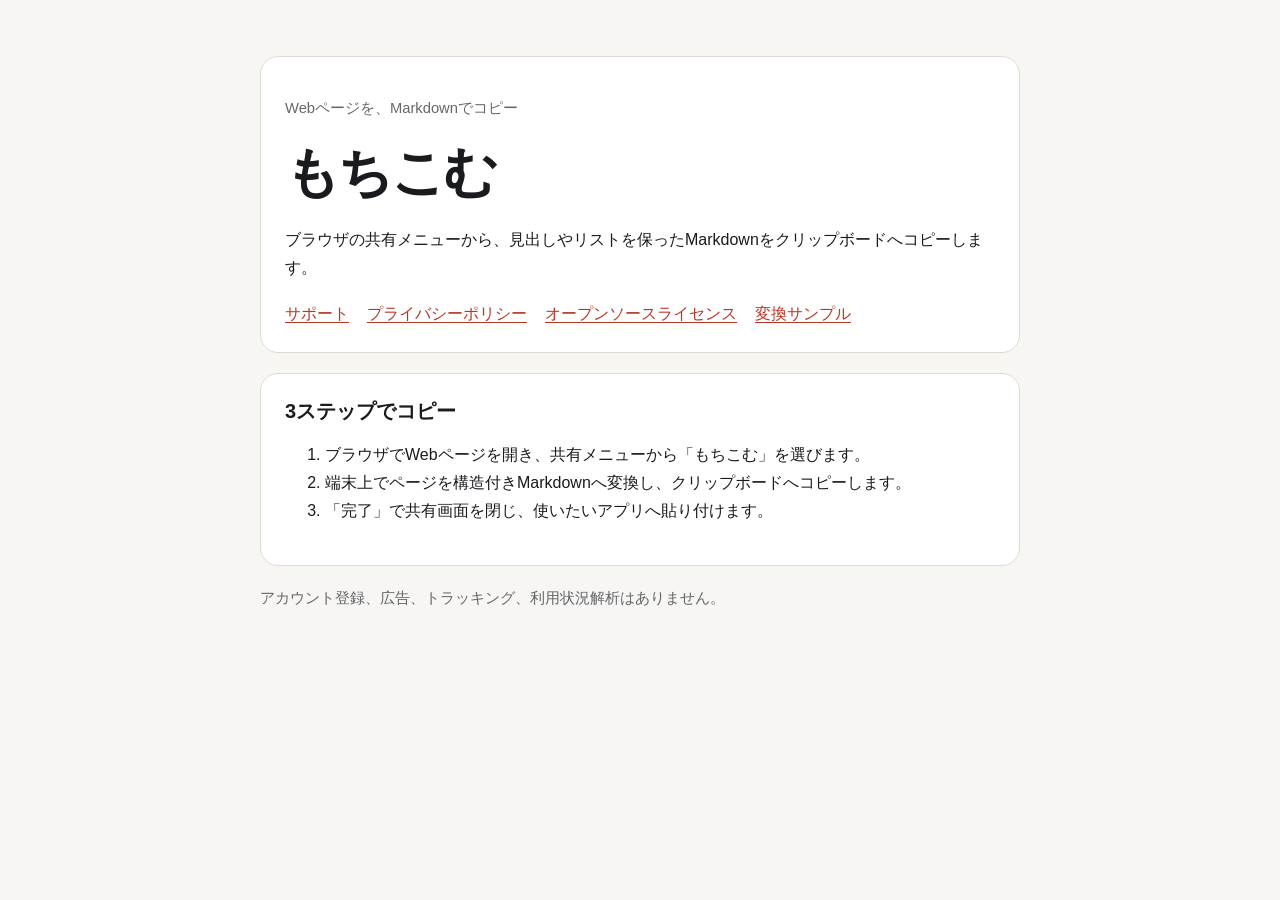
<file: index.html>
<!doctype html>
<html lang="ja">
  <head>
    <meta charset="utf-8">
    <meta name="viewport" content="width=device-width, initial-scale=1">
    <meta name="description" content="もちこむの公式サポートとプライバシー情報">
    <title>もちこむ</title>
    <link rel="stylesheet" href="styles.css">
  </head>
  <body>
    <main>
      <header>
        <p class="eyebrow">Webページを、Markdownでコピー</p>
        <h1>もちこむ</h1>
        <p>ブラウザの共有メニューから、見出しやリストを保ったMarkdownをクリップボードへコピーします。</p>
        <nav aria-label="サイト内リンク">
          <a href="support.html">サポート</a>
          <a href="privacy-policy.html">プライバシーポリシー</a>
          <a href="licenses.html">オープンソースライセンス</a>
          <a href="review-sample.html">変換サンプル</a>
        </nav>
      </header>

      <section>
        <h2>3ステップでコピー</h2>
        <ol>
          <li>ブラウザでWebページを開き、共有メニューから「もちこむ」を選びます。</li>
          <li>端末上でページを構造付きMarkdownへ変換し、クリップボードへコピーします。</li>
          <li>「完了」で共有画面を閉じ、使いたいアプリへ貼り付けます。</li>
        </ol>
      </section>

      <p class="note">アカウント登録、広告、トラッキング、利用状況解析はありません。</p>
    </main>
  </body>
</html>
</file>
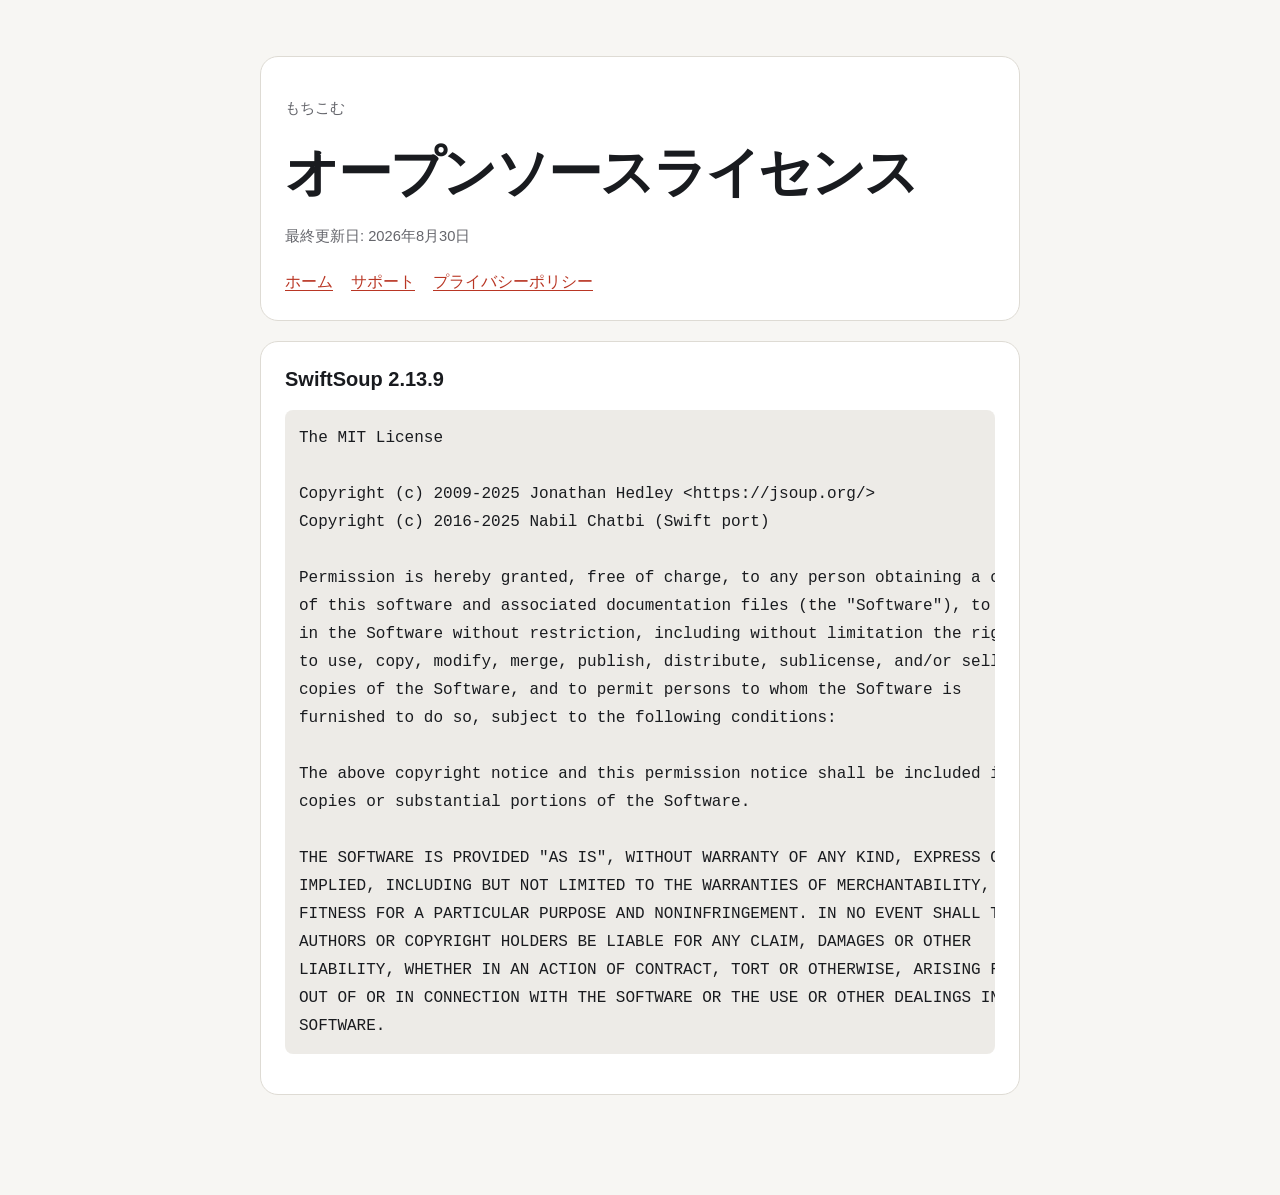
<file: licenses.html>
<!doctype html>
<html lang="ja">
  <head>
    <meta charset="utf-8">
    <meta name="viewport" content="width=device-width, initial-scale=1">
    <meta name="description" content="もちこむで使用しているオープンソースソフトウェアのライセンス">
    <title>オープンソースライセンス | もちこむ</title>
    <link rel="stylesheet" href="styles.css">
  </head>
  <body>
    <main>
      <header>
        <p class="eyebrow">もちこむ</p>
        <h1>オープンソースライセンス</h1>
        <p class="updated">最終更新日: 2026年8月30日</p>
        <nav aria-label="サイト内リンク">
          <a href="index.html">ホーム</a>
          <a href="support.html">サポート</a>
          <a href="privacy-policy.html">プライバシーポリシー</a>
        </nav>
      </header>

      <section>
        <h2>SwiftSoup 2.13.9</h2>
        <pre>The MIT License

Copyright (c) 2009-2025 Jonathan Hedley &lt;https://jsoup.org/&gt;
Copyright (c) 2016-2025 Nabil Chatbi (Swift port)

Permission is hereby granted, free of charge, to any person obtaining a copy
of this software and associated documentation files (the "Software"), to deal
in the Software without restriction, including without limitation the rights
to use, copy, modify, merge, publish, distribute, sublicense, and/or sell
copies of the Software, and to permit persons to whom the Software is
furnished to do so, subject to the following conditions:

The above copyright notice and this permission notice shall be included in all
copies or substantial portions of the Software.

THE SOFTWARE IS PROVIDED "AS IS", WITHOUT WARRANTY OF ANY KIND, EXPRESS OR
IMPLIED, INCLUDING BUT NOT LIMITED TO THE WARRANTIES OF MERCHANTABILITY,
FITNESS FOR A PARTICULAR PURPOSE AND NONINFRINGEMENT. IN NO EVENT SHALL THE
AUTHORS OR COPYRIGHT HOLDERS BE LIABLE FOR ANY CLAIM, DAMAGES OR OTHER
LIABILITY, WHETHER IN AN ACTION OF CONTRACT, TORT OR OTHERWISE, ARISING FROM,
OUT OF OR IN CONNECTION WITH THE SOFTWARE OR THE USE OR OTHER DEALINGS IN THE
SOFTWARE.</pre>
      </section>
    </main>
  </body>
</html>
</file>
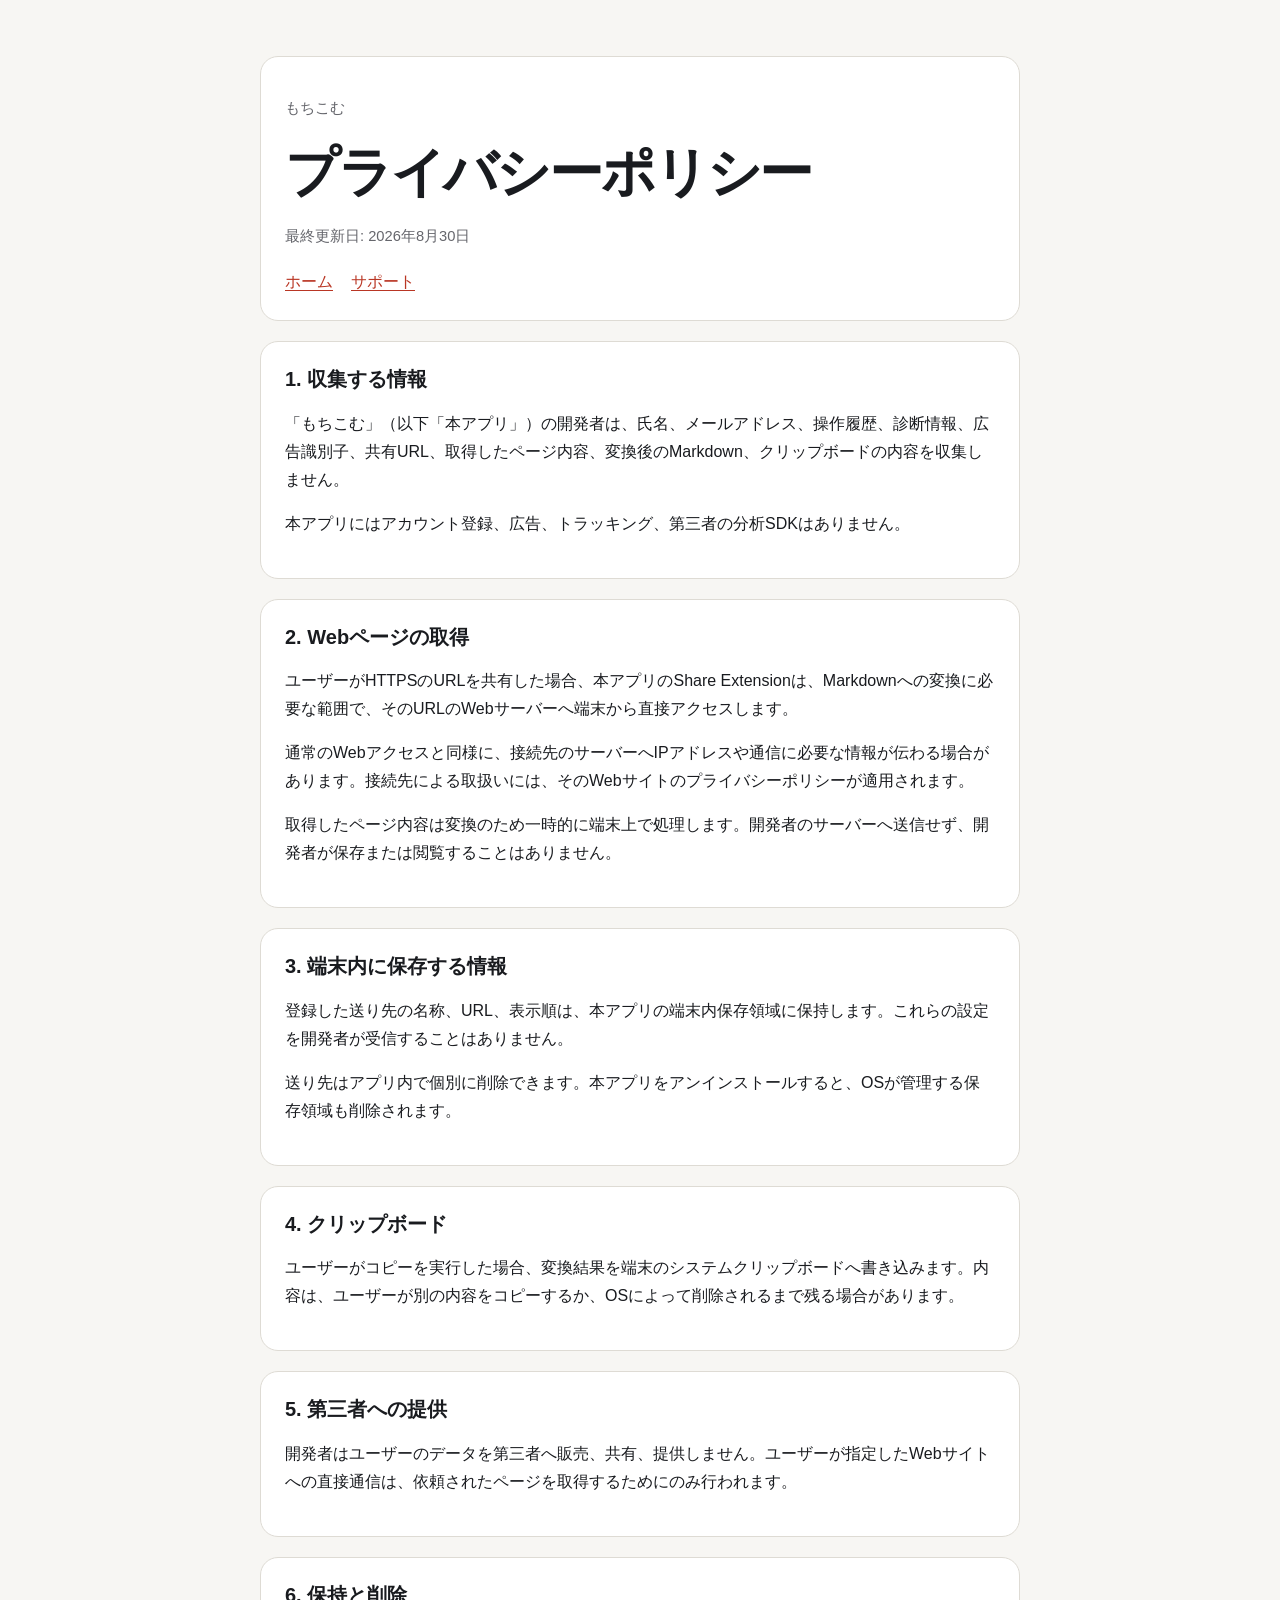
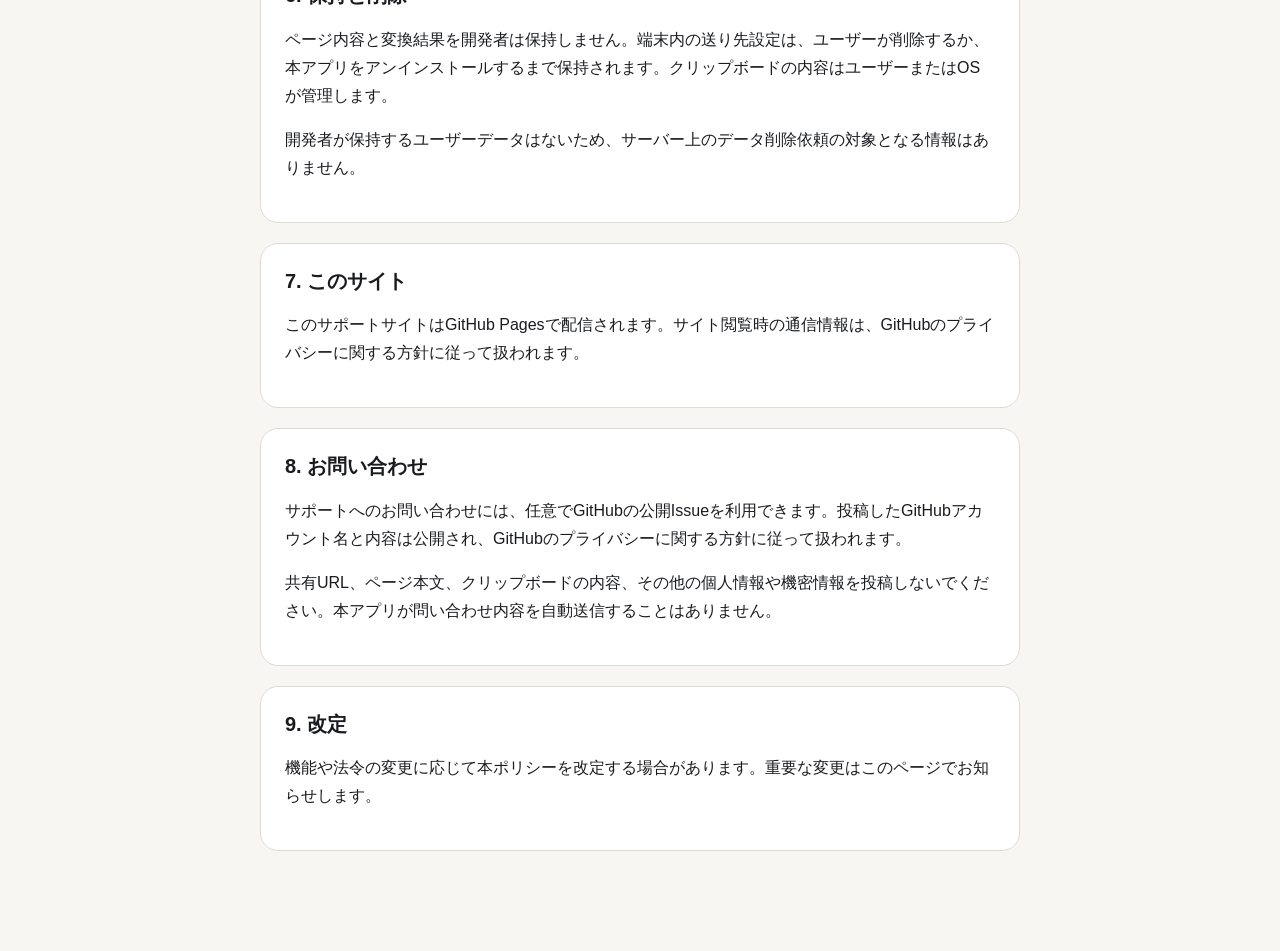
<file: privacy-policy.html>
<!doctype html>
<html lang="ja">
  <head>
    <meta charset="utf-8">
    <meta name="viewport" content="width=device-width, initial-scale=1">
    <meta name="description" content="もちこむのプライバシーポリシー">
    <title>プライバシーポリシー | もちこむ</title>
    <link rel="stylesheet" href="styles.css">
  </head>
  <body>
    <main>
      <header>
        <p class="eyebrow">もちこむ</p>
        <h1>プライバシーポリシー</h1>
        <p class="updated">最終更新日: 2026年8月30日</p>
        <nav aria-label="サイト内リンク">
          <a href="index.html">ホーム</a>
          <a href="support.html">サポート</a>
        </nav>
      </header>

      <section>
        <h2>1. 収集する情報</h2>
        <p>「もちこむ」（以下「本アプリ」）の開発者は、氏名、メールアドレス、操作履歴、診断情報、広告識別子、共有URL、取得したページ内容、変換後のMarkdown、クリップボードの内容を収集しません。</p>
        <p>本アプリにはアカウント登録、広告、トラッキング、第三者の分析SDKはありません。</p>
      </section>

      <section>
        <h2>2. Webページの取得</h2>
        <p>ユーザーがHTTPSのURLを共有した場合、本アプリのShare Extensionは、Markdownへの変換に必要な範囲で、そのURLのWebサーバーへ端末から直接アクセスします。</p>
        <p>通常のWebアクセスと同様に、接続先のサーバーへIPアドレスや通信に必要な情報が伝わる場合があります。接続先による取扱いには、そのWebサイトのプライバシーポリシーが適用されます。</p>
        <p>取得したページ内容は変換のため一時的に端末上で処理します。開発者のサーバーへ送信せず、開発者が保存または閲覧することはありません。</p>
      </section>

      <section>
        <h2>3. 端末内に保存する情報</h2>
        <p>登録した送り先の名称、URL、表示順は、本アプリの端末内保存領域に保持します。これらの設定を開発者が受信することはありません。</p>
        <p>送り先はアプリ内で個別に削除できます。本アプリをアンインストールすると、OSが管理する保存領域も削除されます。</p>
      </section>

      <section>
        <h2>4. クリップボード</h2>
        <p>ユーザーがコピーを実行した場合、変換結果を端末のシステムクリップボードへ書き込みます。内容は、ユーザーが別の内容をコピーするか、OSによって削除されるまで残る場合があります。</p>
      </section>

      <section>
        <h2>5. 第三者への提供</h2>
        <p>開発者はユーザーのデータを第三者へ販売、共有、提供しません。ユーザーが指定したWebサイトへの直接通信は、依頼されたページを取得するためにのみ行われます。</p>
      </section>

      <section>
        <h2>6. 保持と削除</h2>
        <p>ページ内容と変換結果を開発者は保持しません。端末内の送り先設定は、ユーザーが削除するか、本アプリをアンインストールするまで保持されます。クリップボードの内容はユーザーまたはOSが管理します。</p>
        <p>開発者が保持するユーザーデータはないため、サーバー上のデータ削除依頼の対象となる情報はありません。</p>
      </section>

      <section>
        <h2>7. このサイト</h2>
        <p>このサポートサイトはGitHub Pagesで配信されます。サイト閲覧時の通信情報は、GitHubのプライバシーに関する方針に従って扱われます。</p>
      </section>

      <section>
        <h2>8. お問い合わせ</h2>
        <p>サポートへのお問い合わせには、任意でGitHubの公開Issueを利用できます。投稿したGitHubアカウント名と内容は公開され、GitHubのプライバシーに関する方針に従って扱われます。</p>
        <p>共有URL、ページ本文、クリップボードの内容、その他の個人情報や機密情報を投稿しないでください。本アプリが問い合わせ内容を自動送信することはありません。</p>
      </section>

      <section>
        <h2>9. 改定</h2>
        <p>機能や法令の変更に応じて本ポリシーを改定する場合があります。重要な変更はこのページでお知らせします。</p>
      </section>
    </main>
  </body>
</html>
</file>
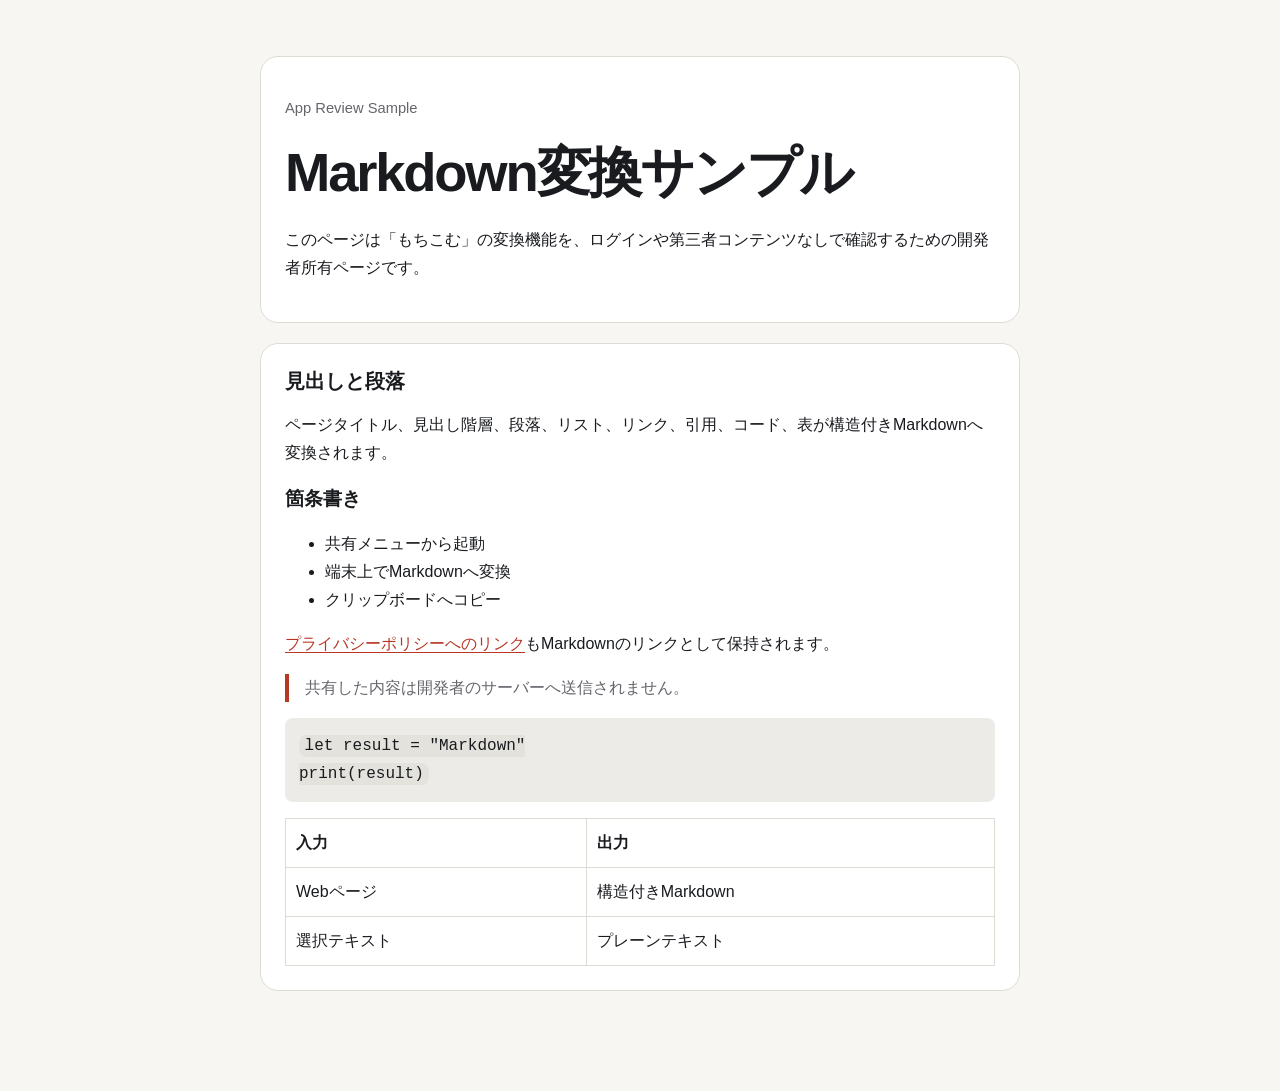
<file: review-sample.html>
<!doctype html>
<html lang="ja">
  <head>
    <meta charset="utf-8">
    <meta name="viewport" content="width=device-width, initial-scale=1">
    <meta name="description" content="もちこむApp Review用のMarkdown変換サンプル">
    <title>Markdown変換サンプル | もちこむ</title>
    <link rel="stylesheet" href="styles.css">
  </head>
  <body>
    <main>
      <header>
        <p class="eyebrow">App Review Sample</p>
        <h1>Markdown変換サンプル</h1>
        <p>このページは「もちこむ」の変換機能を、ログインや第三者コンテンツなしで確認するための開発者所有ページです。</p>
      </header>

      <article class="card">
        <h2>見出しと段落</h2>
        <p>ページタイトル、見出し階層、段落、リスト、リンク、引用、コード、表が構造付きMarkdownへ変換されます。</p>

        <h3>箇条書き</h3>
        <ul>
          <li>共有メニューから起動</li>
          <li>端末上でMarkdownへ変換</li>
          <li>クリップボードへコピー</li>
        </ul>

        <p><a href="https://sean-sunagaku.github.io/mochikomu-support/privacy-policy.html">プライバシーポリシーへのリンク</a>もMarkdownのリンクとして保持されます。</p>

        <blockquote>共有した内容は開発者のサーバーへ送信されません。</blockquote>

        <pre><code>let result = "Markdown"
print(result)</code></pre>

        <table>
          <thead>
            <tr><th>入力</th><th>出力</th></tr>
          </thead>
          <tbody>
            <tr><td>Webページ</td><td>構造付きMarkdown</td></tr>
            <tr><td>選択テキスト</td><td>プレーンテキスト</td></tr>
          </tbody>
        </table>
      </article>
    </main>
  </body>
</html>
</file>
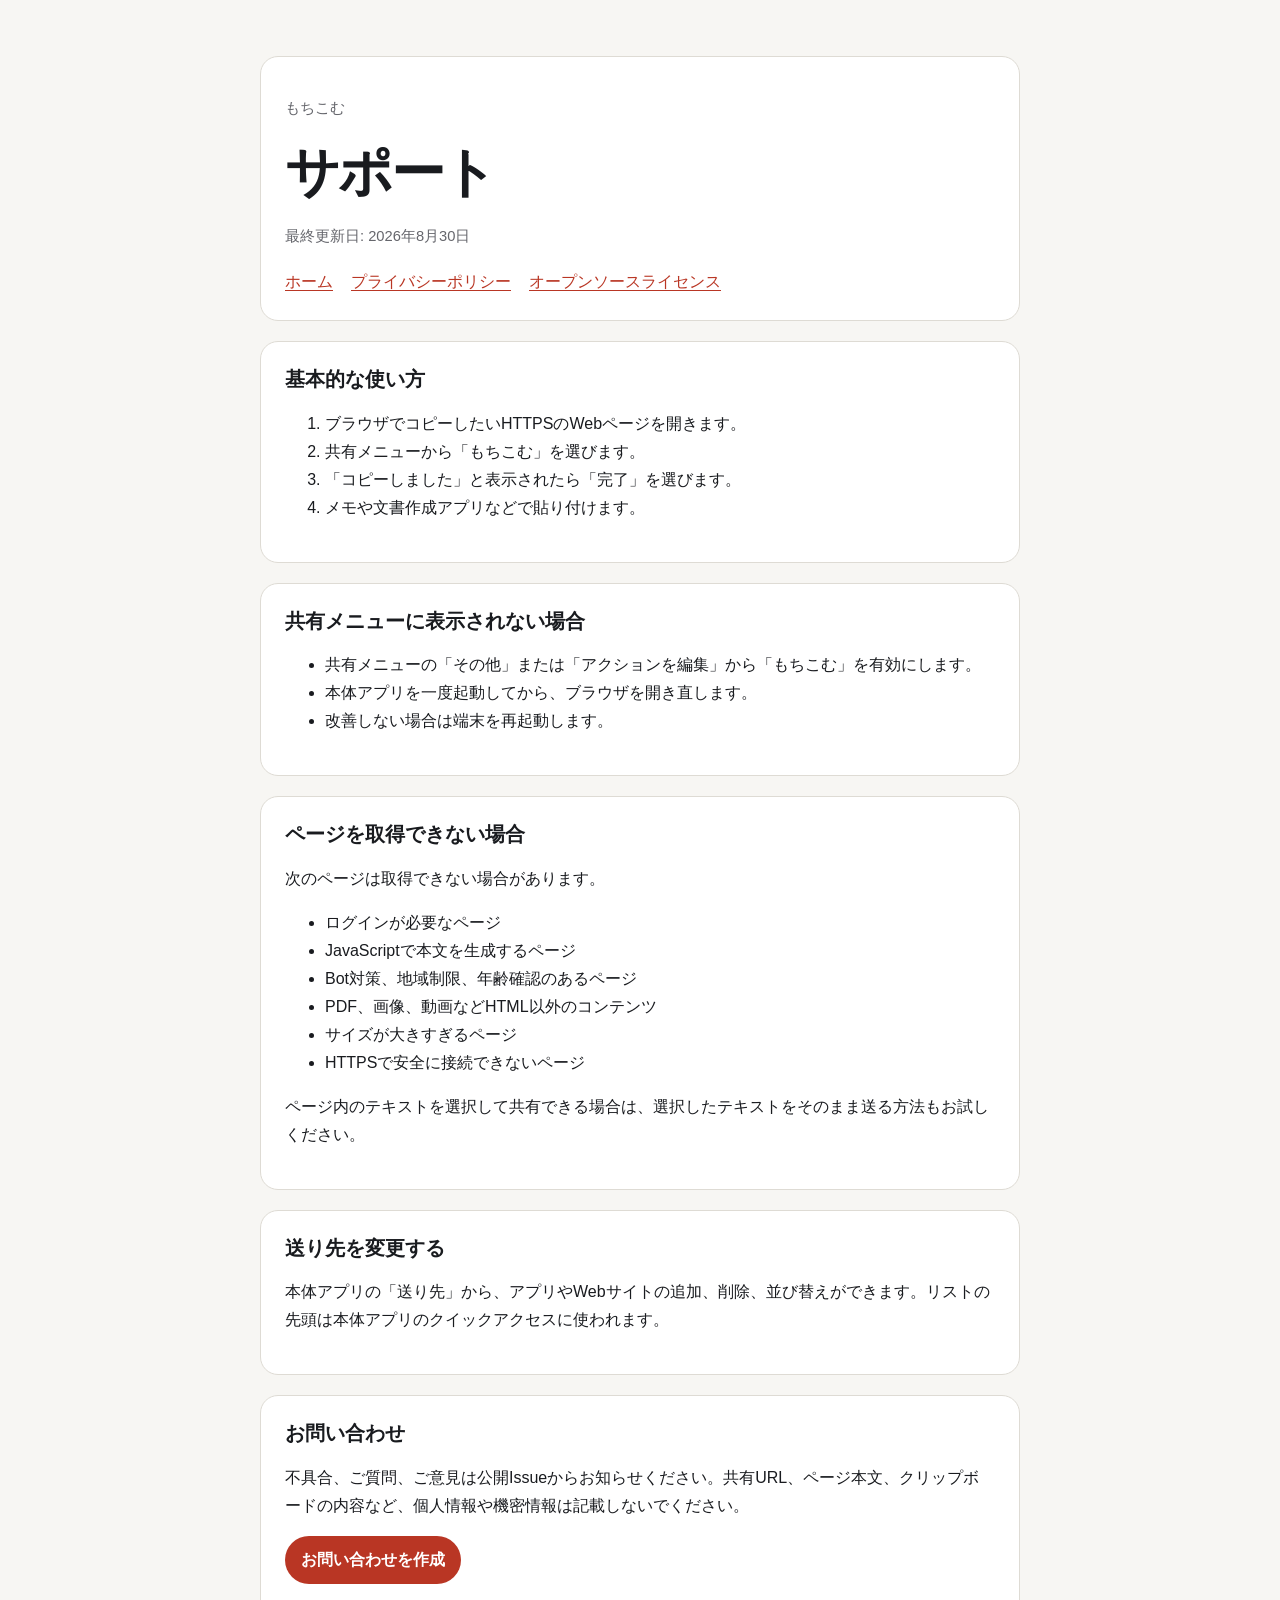
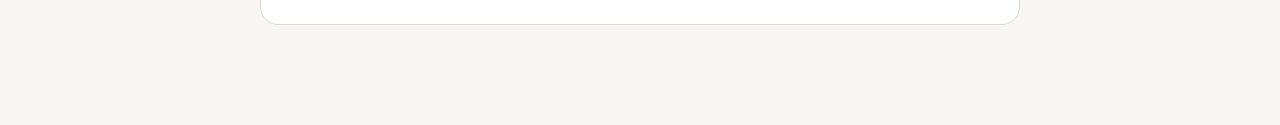
<file: support.html>
<!doctype html>
<html lang="ja">
  <head>
    <meta charset="utf-8">
    <meta name="viewport" content="width=device-width, initial-scale=1">
    <meta name="description" content="もちこむの使い方とトラブルシューティング">
    <title>サポート | もちこむ</title>
    <link rel="stylesheet" href="styles.css">
  </head>
  <body>
    <main>
      <header>
        <p class="eyebrow">もちこむ</p>
        <h1>サポート</h1>
        <p class="updated">最終更新日: 2026年8月30日</p>
        <nav aria-label="サイト内リンク">
          <a href="index.html">ホーム</a>
          <a href="privacy-policy.html">プライバシーポリシー</a>
          <a href="licenses.html">オープンソースライセンス</a>
        </nav>
      </header>

      <section>
        <h2>基本的な使い方</h2>
        <ol>
          <li>ブラウザでコピーしたいHTTPSのWebページを開きます。</li>
          <li>共有メニューから「もちこむ」を選びます。</li>
          <li>「コピーしました」と表示されたら「完了」を選びます。</li>
          <li>メモや文書作成アプリなどで貼り付けます。</li>
        </ol>
      </section>

      <section>
        <h2>共有メニューに表示されない場合</h2>
        <ul>
          <li>共有メニューの「その他」または「アクションを編集」から「もちこむ」を有効にします。</li>
          <li>本体アプリを一度起動してから、ブラウザを開き直します。</li>
          <li>改善しない場合は端末を再起動します。</li>
        </ul>
      </section>

      <section>
        <h2>ページを取得できない場合</h2>
        <p>次のページは取得できない場合があります。</p>
        <ul>
          <li>ログインが必要なページ</li>
          <li>JavaScriptで本文を生成するページ</li>
          <li>Bot対策、地域制限、年齢確認のあるページ</li>
          <li>PDF、画像、動画などHTML以外のコンテンツ</li>
          <li>サイズが大きすぎるページ</li>
          <li>HTTPSで安全に接続できないページ</li>
        </ul>
        <p>ページ内のテキストを選択して共有できる場合は、選択したテキストをそのまま送る方法もお試しください。</p>
      </section>

      <section>
        <h2>送り先を変更する</h2>
        <p>本体アプリの「送り先」から、アプリやWebサイトの追加、削除、並び替えができます。リストの先頭は本体アプリのクイックアクセスに使われます。</p>
      </section>

      <section>
        <h2>お問い合わせ</h2>
        <p>不具合、ご質問、ご意見は公開Issueからお知らせください。共有URL、ページ本文、クリップボードの内容など、個人情報や機密情報は記載しないでください。</p>
        <p><a class="button" href="https://github.com/sean-sunagaku/mochikomu-support/issues/new">お問い合わせを作成</a></p>
      </section>
    </main>
  </body>
</html>
</file>
<file: styles.css>
:root {
  color-scheme: light dark;
  --paper: #f7f6f3;
  --ink: #191b1f;
  --muted: #65666c;
  --accent: #b93624;
  --line: #dedbd4;
  --card: #ffffff;
}

* {
  box-sizing: border-box;
}

body {
  margin: 0;
  background: var(--paper);
  color: var(--ink);
  font-family: -apple-system, BlinkMacSystemFont, "Hiragino Sans", "Yu Gothic", sans-serif;
  line-height: 1.75;
}

main {
  width: min(100% - 32px, 760px);
  margin: 0 auto;
  padding: 56px 0 80px;
}

header,
section,
.card {
  margin-bottom: 20px;
  padding: 24px;
  border: 1px solid var(--line);
  border-radius: 18px;
  background: var(--card);
}

h1,
h2,
h3 {
  line-height: 1.35;
}

h1 {
  margin: 0 0 8px;
  font-size: clamp(2rem, 8vw, 3.4rem);
  letter-spacing: -0.04em;
}

h2 {
  margin-top: 0;
  font-size: 1.25rem;
}

a {
  color: var(--accent);
  text-underline-offset: 3px;
}

nav {
  display: flex;
  flex-wrap: wrap;
  gap: 8px 18px;
  margin-top: 18px;
}

.eyebrow,
.updated,
.note {
  color: var(--muted);
  font-size: 0.92rem;
}

.button {
  display: inline-block;
  min-height: 44px;
  padding: 10px 16px;
  border-radius: 999px;
  background: var(--accent);
  color: #fff;
  font-weight: 700;
  text-decoration: none;
}

code,
pre {
  border-radius: 8px;
  background: color-mix(in srgb, var(--line) 55%, transparent);
  font-family: ui-monospace, SFMono-Regular, Menlo, monospace;
}

code {
  padding: 0.15em 0.35em;
}

pre {
  overflow-x: auto;
  padding: 14px;
}

table {
  width: 100%;
  border-collapse: collapse;
}

th,
td {
  padding: 10px;
  border: 1px solid var(--line);
  text-align: left;
}

blockquote {
  margin-left: 0;
  padding-left: 16px;
  border-left: 4px solid var(--accent);
  color: var(--muted);
}

@media (prefers-color-scheme: dark) {
  :root {
    --paper: #141619;
    --ink: #f4f1ea;
    --muted: #b8b4ab;
    --line: #3a3d42;
    --card: #1d2024;
    --accent: #ff826c;
  }

  .button {
    color: #141619;
  }
}
</file>
